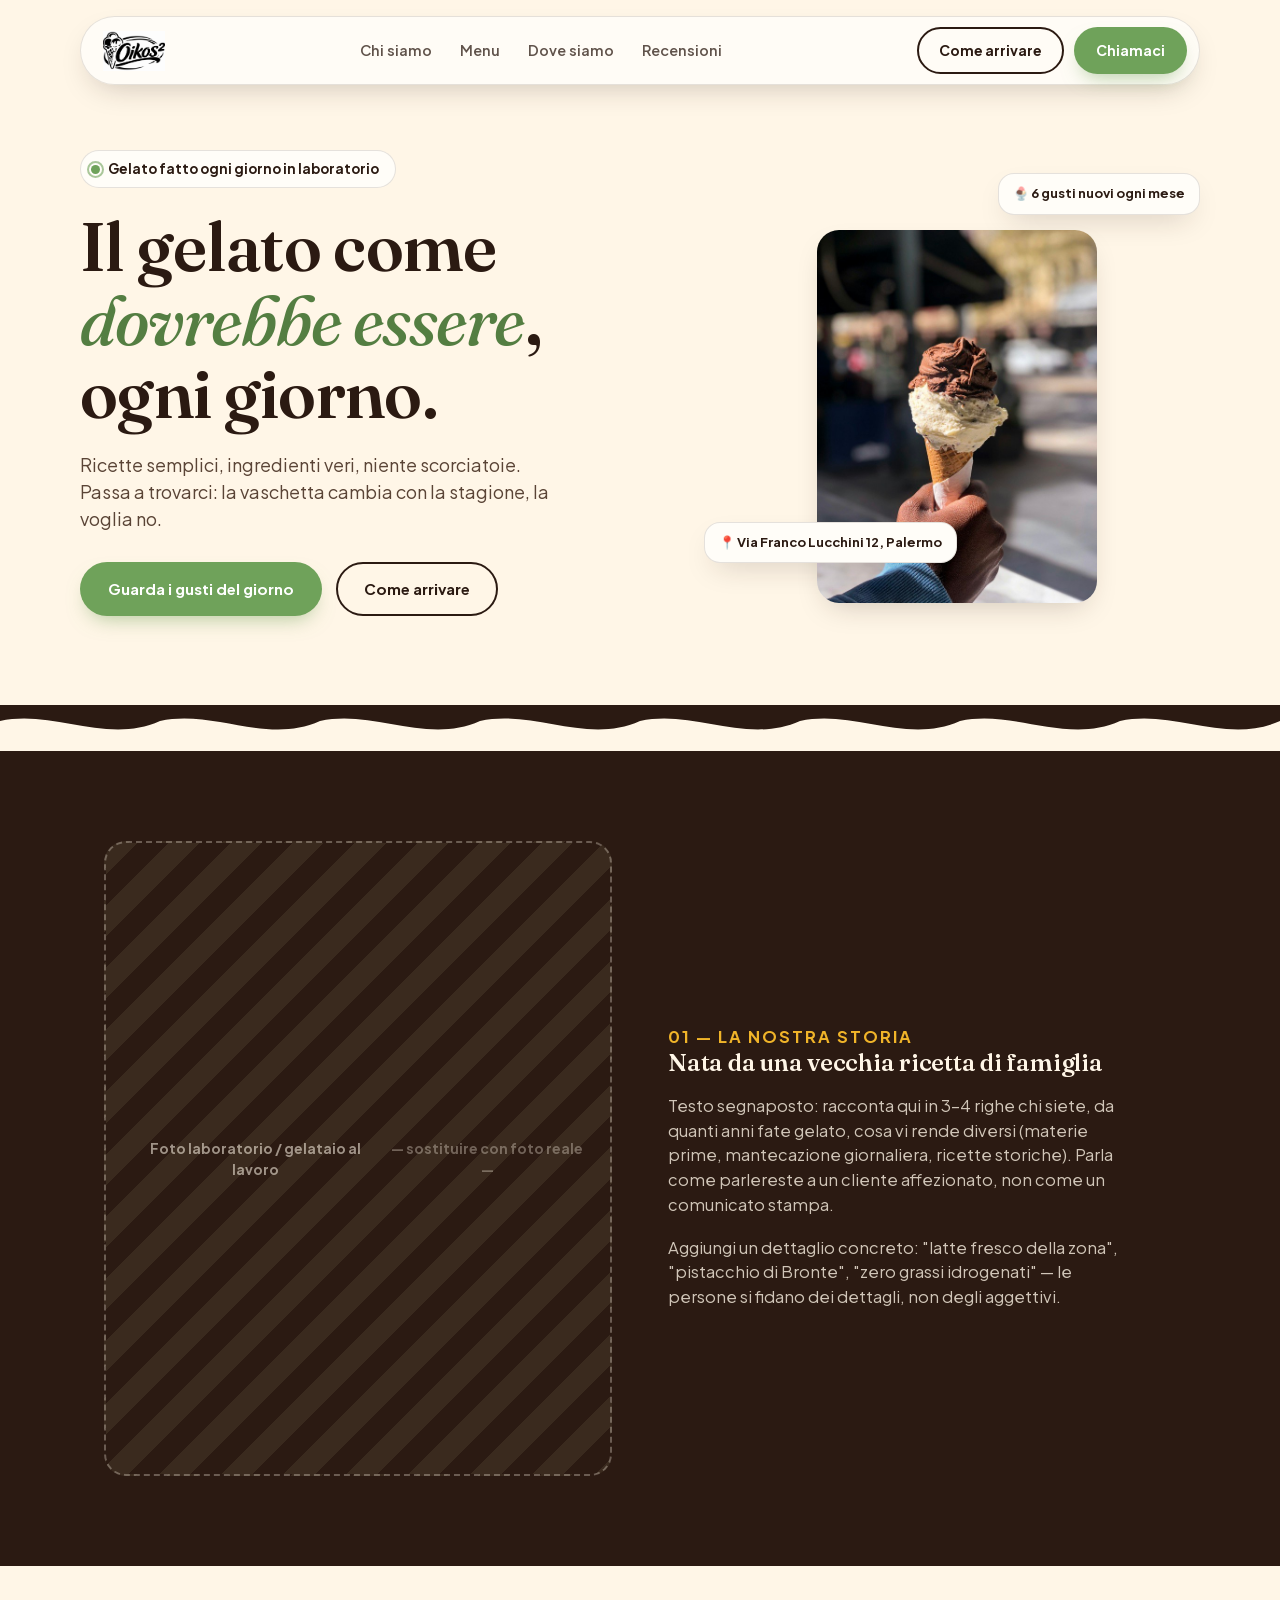
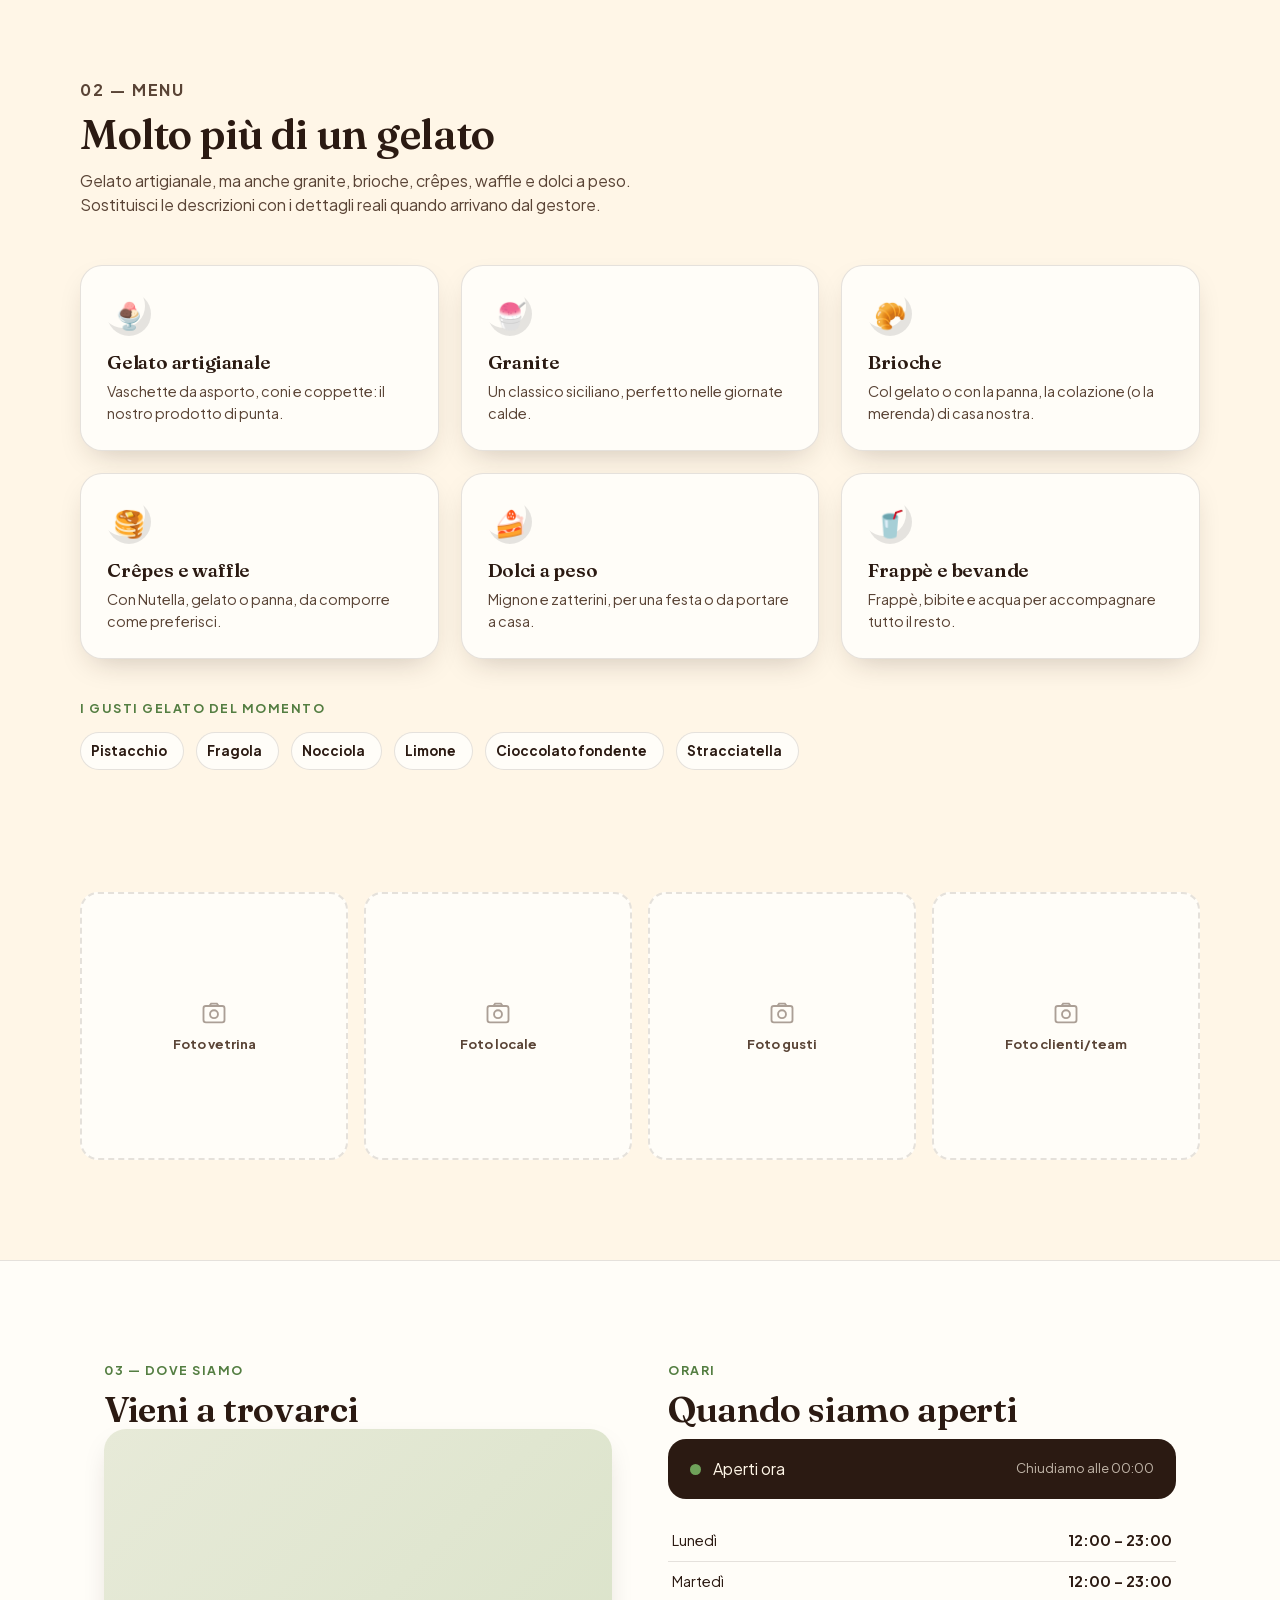
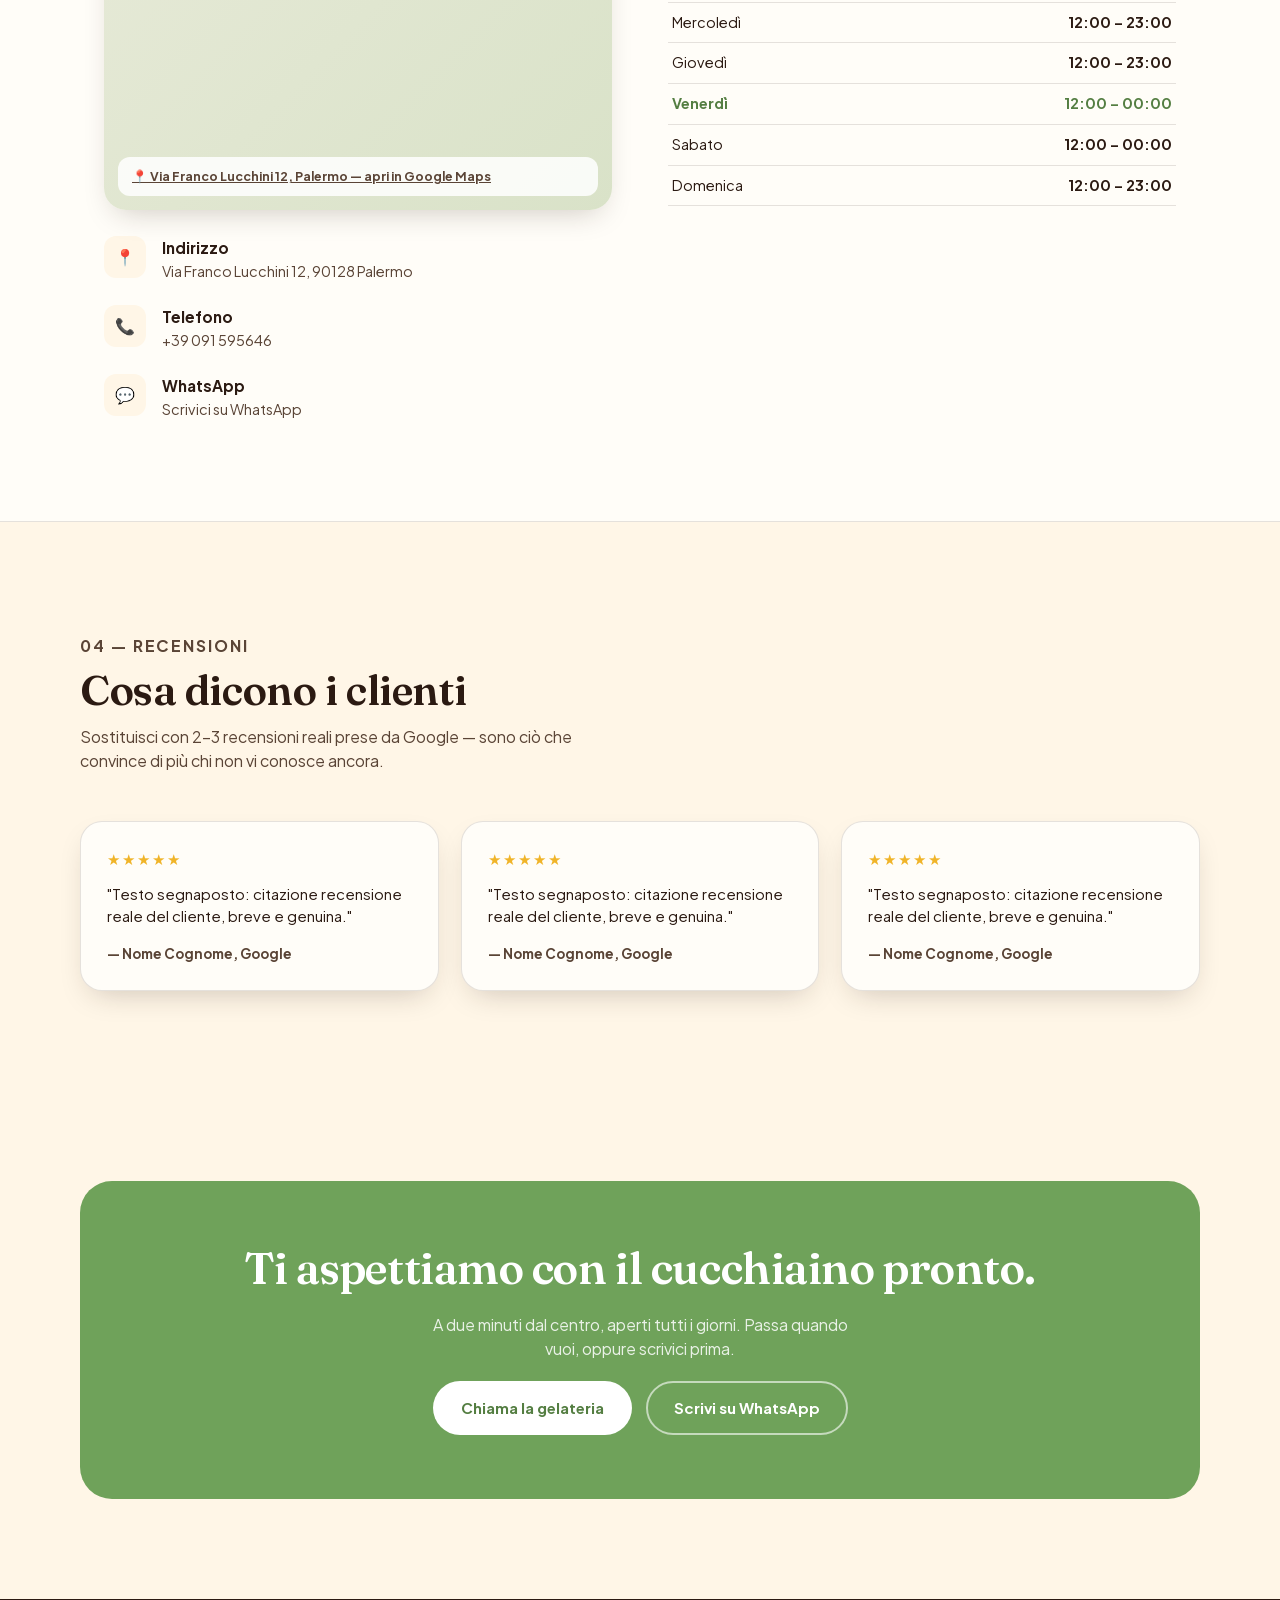
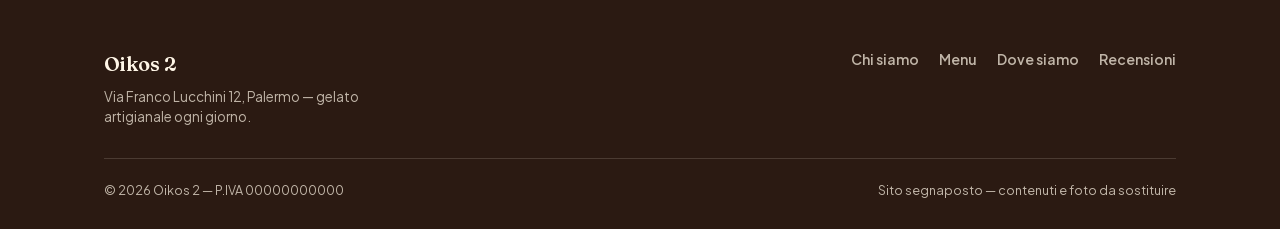
<file: index.html>
<!DOCTYPE html>
<html lang="it">
<head>
<meta charset="UTF-8">
<meta name="viewport" content="width=device-width, initial-scale=1.0">
<title>Oikos 2 — Gelato artigianale a Palermo</title>
<meta name="description" content="Oikos 2: gelato artigianale a Palermo, in via Franco Lucchini 12. Vieni a trovarci, guarda i gusti del giorno e gli orari di apertura.">

<!-- SOSTITUIRE con il dominio reale quando disponibile -->
<link rel="canonical" href="https://esempio.it/">

<!-- Favicon: ritaglio del logo reale (cono+palline). Rifinitura del crop a cura della grafica in Fase 2 -->
<link rel="icon" type="image/png" sizes="32x32" href="assets/img/favicon-32x32.png">
<link rel="icon" type="image/png" sizes="16x16" href="assets/img/favicon-16x16.png">
<link rel="apple-touch-icon" sizes="180x180" href="assets/img/apple-touch-icon.png">

<!-- Open Graph / social sharing -->
<meta property="og:type" content="website">
<meta property="og:site_name" content="Oikos 2">
<meta property="og:locale" content="it_IT">
<meta property="og:title" content="Oikos 2 — Gelato artigianale a Palermo">
<meta property="og:description" content="Gelato artigianale a Palermo, in via Franco Lucchini 12. Guarda i gusti del giorno, gli orari e come raggiungerci.">
<meta property="og:url" content="https://esempio.it/">
<!-- Uso temporaneo il logo reale come immagine social; la grafica può preparare un crop dedicato 1200x630 in Fase 2 -->
<meta property="og:image" content="https://esempio.it/assets/img/logo.png">

<meta name="twitter:card" content="summary_large_image">
<meta name="twitter:title" content="Oikos 2 — Gelato artigianale a Palermo">
<meta name="twitter:description" content="Gelato artigianale a Palermo, in via Franco Lucchini 12. Guarda i gusti del giorno, gli orari e come raggiungerci.">
<meta name="twitter:image" content="https://esempio.it/assets/img/logo.png">

<!-- SEO locale: dati strutturati LocalBusiness — nome/indirizzo/telefono/geo/menu reali (fonti: Google/RestaurantGuru/JustEat, incrociate). "url"/"image" puntano ancora al dominio placeholder. Orari ancora segnaposto (fonti in conflitto): SOSTITUIRE quando confermati dal gestore. "sameAs" ha solo JustEat: aggiungere Facebook/Glovo quando si conferma quale pagina Facebook è quella attiva -->
<script type="application/ld+json">
{
  "@context": "https://schema.org",
  "@type": "IceCreamShop",
  "name": "Oikos 2",
  "url": "https://esempio.it/",
  "image": "https://esempio.it/assets/img/logo.png",
  "telephone": "+39 091 595646",
  "priceRange": "€€",
  "servesCuisine": "Gelato artigianale, granite, brioche, crêpes, waffle, dolci a peso, frappè",
  "address": {
    "@type": "PostalAddress",
    "streetAddress": "Via Franco Lucchini 12",
    "addressLocality": "Palermo",
    "postalCode": "90128",
    "addressCountry": "IT"
  },
  "geo": {
    "@type": "GeoCoordinates",
    "latitude": 38.1003226,
    "longitude": 13.3514117
  },
  "hasMap": "https://www.google.com/maps/search/?api=1&query=Gelateria+Oikos+2+Via+Franco+Lucchini+12+Palermo",
  "sameAs": [
    "https://www.justeat.it/restaurants-gelateriaoikospo/menu"
  ],
  "openingHoursSpecification": [
    { "@type": "OpeningHoursSpecification", "dayOfWeek": ["Monday","Tuesday","Wednesday","Thursday","Sunday"], "opens": "12:00", "closes": "23:00" },
    { "@type": "OpeningHoursSpecification", "dayOfWeek": ["Friday","Saturday"], "opens": "12:00", "closes": "00:00" }
  ]
}
</script>

<link rel="stylesheet" href="assets/css/fonts.css">
<link rel="stylesheet" href="assets/css/style.css">
</head>
<body>

<nav class="nav">
  <div class="nav-inner">
    <a href="#top" class="logo"><img src="assets/img/logo-nav.png" alt="Oikos 2" class="logo-img"></a>
    <div class="nav-links">
      <a href="#chi-siamo">Chi siamo</a>
      <a href="#menu">Menu</a>
      <a href="#dove">Dove siamo</a>
      <a href="#recensioni">Recensioni</a>
    </div>
    <div class="nav-cta">
      <a href="#dove" class="btn btn-ghost">Come arrivare</a>
      <a href="tel:+39091595646" class="btn btn-primary">Chiamaci</a>
      <button class="burger" id="burgerBtn" aria-label="Apri menu" aria-expanded="false" aria-controls="mobileMenu">
        <span></span><span></span><span></span>
      </button>
    </div>
  </div>
</nav>

<div class="mobile-menu" id="mobileMenu">
  <a href="#chi-siamo">Chi siamo</a>
  <a href="#menu">Menu</a>
  <a href="#dove">Dove siamo</a>
  <a href="#recensioni">Recensioni</a>
  <a href="tel:+39091595646" class="btn btn-primary" style="justify-content:center;">Chiamaci ora</a>
</div>

<main id="top">

  <!-- HERO -->
  <section class="hero wrap">
    <div class="reveal in">
      <div class="hero-badge">
        <span class="pulse-dot"></span> Gelato fatto ogni giorno in laboratorio
      </div>
      <h1>Il gelato come <em>dovrebbe essere</em>, ogni giorno.</h1>
      <p class="lead">Ricette semplici, ingredienti veri, niente scorciatoie. Passa a trovarci: la vaschetta cambia con la stagione, la voglia no.</p>
      <div class="hero-actions">
        <a href="#menu" class="btn btn-primary">Guarda i gusti del giorno</a>
        <a href="#dove" class="btn btn-ghost">Come arrivare</a>
      </div>
    </div>
    <div class="hero-art">
      <div class="float-badge float-1">🍨 6 gusti nuovi ogni mese</div>
      <div class="float-badge float-2">📍 Via Franco Lucchini 12, Palermo</div>
      <!-- Foto segnaposto da Unsplash (licenza libera, uso commerciale consentito, nessuna attribuzione richiesta — credit: Kyle Hinkson, unsplash.com/photos/H75RvPCvkik). SOSTITUIRE con una foto reale di Oikos 2 quando disponibile -->
      <img class="hero-photo" src="assets/img/hero-gelato.jpg" width="600" height="800" loading="eager" alt="Cono gelato artigianale con gusto al cioccolato e alla nocciola">
    </div>
  </section>

  <svg class="drip" viewBox="0 0 1200 46" preserveAspectRatio="none">
    <path d="M0,0 H1200 V16 C1150,40 1100,4 1050,16 C1000,40 950,4 900,16 C850,40 800,4 750,16 C700,40 650,4 600,16 C550,40 500,4 450,16 C400,40 350,4 300,16 C250,40 200,4 150,16 C100,40 50,4 0,16 Z" fill="#2B1A12"/>
  </svg>

  <!-- CHI SIAMO -->
  <section class="storia" id="chi-siamo">
    <div class="wrap storia-grid">
      <div class="reveal">
        <div class="storia-photo">Foto laboratorio / gelataio al lavoro<br><span style="opacity:.6">— sostituire con foto reale —</span></div>
      </div>
      <div class="reveal">
        <p class="eyebrow">01 — La nostra storia</p>
        <h2>Nata da una vecchia ricetta di famiglia</h2>
        <p>Testo segnaposto: racconta qui in 3-4 righe chi siete, da quanti anni fate gelato, cosa vi rende diversi (materie prime, mantecazione giornaliera, ricette storiche). Parla come parlereste a un cliente affezionato, non come un comunicato stampa.</p>
        <p>Aggiungi un dettaglio concreto: "latte fresco della zona", "pistacchio di Bronte", "zero grassi idrogenati" — le persone si fidano dei dettagli, non degli aggettivi.</p>
      </div>
    </div>
  </section>

  <!-- MENU -->
  <section class="gusti wrap" id="menu">
    <div class="section-head reveal">
      <p class="eyebrow">02 — Menu</p>
      <h2>Molto più di un gelato</h2>
      <p>Gelato artigianale, ma anche granite, brioche, crêpes, waffle e dolci a peso. Sostituisci le descrizioni con i dettagli reali quando arrivano dal gestore.</p>
    </div>
    <div class="gusti-grid">
      <div class="flavor-card reveal">
        <div class="flavor-swatch" style="background:none; display:flex; align-items:center; justify-content:center; font-size:26px;">🍨</div>
        <h3>Gelato artigianale</h3>
        <p>Vaschette da asporto, coni e coppette: il nostro prodotto di punta.</p>
      </div>
      <div class="flavor-card reveal">
        <div class="flavor-swatch" style="background:none; display:flex; align-items:center; justify-content:center; font-size:26px;">🍧</div>
        <h3>Granite</h3>
        <p>Un classico siciliano, perfetto nelle giornate calde.</p>
      </div>
      <div class="flavor-card reveal">
        <div class="flavor-swatch" style="background:none; display:flex; align-items:center; justify-content:center; font-size:26px;">🥐</div>
        <h3>Brioche</h3>
        <p>Col gelato o con la panna, la colazione (o la merenda) di casa nostra.</p>
      </div>
      <div class="flavor-card reveal">
        <div class="flavor-swatch" style="background:none; display:flex; align-items:center; justify-content:center; font-size:26px;">🥞</div>
        <h3>Crêpes e waffle</h3>
        <p>Con Nutella, gelato o panna, da comporre come preferisci.</p>
      </div>
      <div class="flavor-card reveal">
        <div class="flavor-swatch" style="background:none; display:flex; align-items:center; justify-content:center; font-size:26px;">🍰</div>
        <h3>Dolci a peso</h3>
        <p>Mignon e zatterini, per una festa o da portare a casa.</p>
      </div>
      <div class="flavor-card reveal">
        <div class="flavor-swatch" style="background:none; display:flex; align-items:center; justify-content:center; font-size:26px;">🥤</div>
        <h3>Frappè e bevande</h3>
        <p>Frappè, bibite e acqua per accompagnare tutto il resto.</p>
      </div>
    </div>

    <div class="reveal" style="margin-top:40px;">
      <p class="eyebrow">I gusti gelato del momento</p>
      <div style="display:flex; flex-wrap:wrap; gap:12px; margin-top:14px;">
        <span class="hero-badge">Pistacchio</span>
        <span class="hero-badge">Fragola</span>
        <span class="hero-badge">Nocciola</span>
        <span class="hero-badge">Limone</span>
        <span class="hero-badge">Cioccolato fondente</span>
        <span class="hero-badge">Stracciatella</span>
      </div>
    </div>
  </section>

  <!-- GALLERIA -->
  <section class="galleria wrap">
    <div class="gal-grid">
      <div class="gal-item reveal">
        <svg width="28" height="28" viewBox="0 0 24 24" fill="none" stroke="currentColor" stroke-width="1.6"><rect x="3" y="6" width="18" height="14" rx="2"/><circle cx="12" cy="13" r="3.4"/><path d="M8 6l1.5-2h5L16 6"/></svg>
        Foto vetrina
      </div>
      <div class="gal-item reveal">
        <svg width="28" height="28" viewBox="0 0 24 24" fill="none" stroke="currentColor" stroke-width="1.6"><rect x="3" y="6" width="18" height="14" rx="2"/><circle cx="12" cy="13" r="3.4"/><path d="M8 6l1.5-2h5L16 6"/></svg>
        Foto locale
      </div>
      <div class="gal-item reveal">
        <svg width="28" height="28" viewBox="0 0 24 24" fill="none" stroke="currentColor" stroke-width="1.6"><rect x="3" y="6" width="18" height="14" rx="2"/><circle cx="12" cy="13" r="3.4"/><path d="M8 6l1.5-2h5L16 6"/></svg>
        Foto gusti
      </div>
      <div class="gal-item reveal">
        <svg width="28" height="28" viewBox="0 0 24 24" fill="none" stroke="currentColor" stroke-width="1.6"><rect x="3" y="6" width="18" height="14" rx="2"/><circle cx="12" cy="13" r="3.4"/><path d="M8 6l1.5-2h5L16 6"/></svg>
        Foto clienti/team
      </div>
    </div>
  </section>

  <!-- DOVE + ORARI -->
  <section class="dove" id="dove">
    <div class="wrap dove-grid">
      <div class="reveal">
        <p class="eyebrow">03 — Dove siamo</p>
        <h2 style="margin-top:10px; font-size:clamp(26px,3.2vw,36px);">Vieni a trovarci</h2>
        <div class="map-box">
          <iframe src="https://www.google.com/maps?q=Gelateria+Oikos+2,+Via+Franco+Lucchini+12,+Palermo&output=embed" style="position:absolute; inset:0; width:100%; height:100%; border:0;" loading="lazy" referrerpolicy="no-referrer-when-downgrade" title="Mappa: Oikos 2, Via Franco Lucchini 12, Palermo"></iframe>
          <div class="map-note"><a href="https://www.google.com/maps/search/?api=1&query=Gelateria+Oikos+2+Via+Franco+Lucchini+12+Palermo" target="_blank" rel="noopener noreferrer" style="text-decoration:underline;">📍 Via Franco Lucchini 12, Palermo — apri in Google Maps</a></div>
        </div>
        <div class="info-list">
          <div class="info-row">
            <div class="info-icon">📍</div>
            <div><h4>Indirizzo</h4><p>Via Franco Lucchini 12, 90128 Palermo</p></div>
          </div>
          <div class="info-row">
            <div class="info-icon">📞</div>
            <div><h4>Telefono</h4><p><a href="tel:+39091595646">+39 091 595646</a></p></div>
          </div>
          <div class="info-row">
            <div class="info-icon">💬</div>
            <div><h4>WhatsApp</h4><p><a href="https://wa.me/390000000000" target="_blank" rel="noopener noreferrer">Scrivici su WhatsApp</a></p></div>
          </div>
        </div>
      </div>

      <div class="reveal">
        <p class="eyebrow">Orari</p>
        <h2 style="margin-top:10px; font-size:clamp(26px,3.2vw,36px);">Quando siamo aperti</h2>
        <div class="status-card" id="statusCard">
          <div class="status-left">
            <span class="status-dot"></span>
            <span id="statusText">Verifica orario in corso…</span>
          </div>
          <span style="font-size:13px; opacity:.7;" id="statusTime"></span>
        </div>
        <table class="orari-table" id="orariTable">
          <tbody>
            <tr data-day="1"><td>Lunedì</td><td>12:00 – 23:00</td></tr>
            <tr data-day="2"><td>Martedì</td><td>12:00 – 23:00</td></tr>
            <tr data-day="3"><td>Mercoledì</td><td>12:00 – 23:00</td></tr>
            <tr data-day="4"><td>Giovedì</td><td>12:00 – 23:00</td></tr>
            <tr data-day="5"><td>Venerdì</td><td>12:00 – 00:00</td></tr>
            <tr data-day="6"><td>Sabato</td><td>12:00 – 00:00</td></tr>
            <tr data-day="0"><td>Domenica</td><td>12:00 – 23:00</td></tr>
          </tbody>
        </table>
      </div>
    </div>
  </section>

  <!-- RECENSIONI -->
  <section class="recensioni wrap" id="recensioni">
    <div class="section-head reveal">
      <p class="eyebrow">04 — Recensioni</p>
      <h2>Cosa dicono i clienti</h2>
      <p>Sostituisci con 2-3 recensioni reali prese da Google — sono ciò che convince di più chi non vi conosce ancora.</p>
    </div>
    <div class="rec-grid">
      <div class="rec-card reveal">
        <div class="stars">★★★★★</div>
        <p class="quote">"Testo segnaposto: citazione recensione reale del cliente, breve e genuina."</p>
        <p class="rec-name">— Nome Cognome, Google</p>
      </div>
      <div class="rec-card reveal">
        <div class="stars">★★★★★</div>
        <p class="quote">"Testo segnaposto: citazione recensione reale del cliente, breve e genuina."</p>
        <p class="rec-name">— Nome Cognome, Google</p>
      </div>
      <div class="rec-card reveal">
        <div class="stars">★★★★★</div>
        <p class="quote">"Testo segnaposto: citazione recensione reale del cliente, breve e genuina."</p>
        <p class="rec-name">— Nome Cognome, Google</p>
      </div>
    </div>
  </section>

  <!-- CTA FINALE -->
  <section class="cta-final wrap">
    <div class="cta-box reveal">
      <h2>Ti aspettiamo con il cucchiaino pronto.</h2>
      <p>A due minuti dal centro, aperti tutti i giorni. Passa quando vuoi, oppure scrivici prima.</p>
      <div class="cta-actions">
        <a href="tel:+39091595646" class="btn btn-primary">Chiama la gelateria</a>
        <a href="https://wa.me/390000000000" target="_blank" rel="noopener noreferrer" class="btn btn-ghost">Scrivi su WhatsApp</a>
      </div>
    </div>
  </section>

</main>

<footer>
  <div class="wrap">
    <div class="foot-grid">
      <div>
        <div class="foot-logo">Oikos 2</div>
        <p style="margin-top:8px; font-size:13.5px; max-width:280px;">Via Franco Lucchini 12, Palermo — gelato artigianale ogni giorno.</p>
      </div>
      <div class="foot-links">
        <a href="#chi-siamo">Chi siamo</a>
        <a href="#menu">Menu</a>
        <a href="#dove">Dove siamo</a>
        <a href="#recensioni">Recensioni</a>
      </div>
    </div>
    <div class="foot-bottom">
      <span>© 2026 Oikos 2 — P.IVA 00000000000</span>
      <span>Sito segnaposto — contenuti e foto da sostituire</span>
    </div>
  </div>
</footer>

<script src="assets/js/main.js"></script>

</body>
</html>
</file>
<file: assets/css/fonts.css>
/* Font self-hosted da Google Fonts (Fraunces, Plus Jakarta Sans): meno richieste esterne, IP dei visitatori non esposto a Google ad ogni caricamento pagina */

@font-face {
  font-family: 'Fraunces';
  font-style: italic;
  font-weight: 500 600;
  font-display: swap;
  src: url("../fonts/Fraunces-italic-latin.woff2") format("woff2");
  unicode-range: U+0000-00FF, U+0131, U+0152-0153, U+02BB-02BC, U+02C6, U+02DA, U+02DC, U+0304, U+0308, U+0329, U+2000-206F, U+20AC, U+2122, U+2191, U+2193, U+2212, U+2215, U+FEFF, U+FFFD;
}

@font-face {
  font-family: 'Fraunces';
  font-style: italic;
  font-weight: 500 600;
  font-display: swap;
  src: url("../fonts/Fraunces-italic-latin-ext.woff2") format("woff2");
  unicode-range: U+0100-02BA, U+02BD-02C5, U+02C7-02CC, U+02CE-02D7, U+02DD-02FF, U+0304, U+0308, U+0329, U+1D00-1DBF, U+1E00-1E9F, U+1EF2-1EFF, U+2020, U+20A0-20AB, U+20AD-20C0, U+2113, U+2C60-2C7F, U+A720-A7FF;
}

@font-face {
  font-family: 'Fraunces';
  font-style: normal;
  font-weight: 400 600;
  font-display: swap;
  src: url("../fonts/Fraunces-normal-latin.woff2") format("woff2");
  unicode-range: U+0000-00FF, U+0131, U+0152-0153, U+02BB-02BC, U+02C6, U+02DA, U+02DC, U+0304, U+0308, U+0329, U+2000-206F, U+20AC, U+2122, U+2191, U+2193, U+2212, U+2215, U+FEFF, U+FFFD;
}

@font-face {
  font-family: 'Fraunces';
  font-style: normal;
  font-weight: 400 600;
  font-display: swap;
  src: url("../fonts/Fraunces-normal-latin-ext.woff2") format("woff2");
  unicode-range: U+0100-02BA, U+02BD-02C5, U+02C7-02CC, U+02CE-02D7, U+02DD-02FF, U+0304, U+0308, U+0329, U+1D00-1DBF, U+1E00-1E9F, U+1EF2-1EFF, U+2020, U+20A0-20AB, U+20AD-20C0, U+2113, U+2C60-2C7F, U+A720-A7FF;
}

@font-face {
  font-family: 'Plus Jakarta Sans';
  font-style: normal;
  font-weight: 400 800;
  font-display: swap;
  src: url("../fonts/PlusJakartaSans-normal-latin.woff2") format("woff2");
  unicode-range: U+0000-00FF, U+0131, U+0152-0153, U+02BB-02BC, U+02C6, U+02DA, U+02DC, U+0304, U+0308, U+0329, U+2000-206F, U+20AC, U+2122, U+2191, U+2193, U+2212, U+2215, U+FEFF, U+FFFD;
}

@font-face {
  font-family: 'Plus Jakarta Sans';
  font-style: normal;
  font-weight: 400 800;
  font-display: swap;
  src: url("../fonts/PlusJakartaSans-normal-latin-ext.woff2") format("woff2");
  unicode-range: U+0100-02BA, U+02BD-02C5, U+02C7-02CC, U+02CE-02D7, U+02DD-02FF, U+0304, U+0308, U+0329, U+1D00-1DBF, U+1E00-1E9F, U+1EF2-1EFF, U+2020, U+20A0-20AB, U+20AD-20C0, U+2113, U+2C60-2C7F, U+A720-A7FF;
}
</file>
<file: assets/css/style.css>
:root{
  --cream:#FFF6E7;
  --panna:#FFFDF8;
  --choco:#2B1A12;
  --choco-soft:#5A4436;
  --pistacchio:#6FA25A;
  --pistacchio-dark:#547E42;
  --lampone:#E14F63;
  --limone:#F0B429;
  --line: rgba(43,26,18,0.12);
  --radius: 22px;
  --shadow: 0 12px 30px -12px rgba(43,26,18,0.25);
}

*{box-sizing:border-box; margin:0; padding:0;}
html{scroll-behavior:smooth;}
@media (prefers-reduced-motion: reduce){
  html{scroll-behavior:auto;}
  *{animation-duration:0.001ms !important; transition-duration:0.001ms !important;}
}

body{
  font-family:'Plus Jakarta Sans', sans-serif;
  background:var(--cream);
  color:var(--choco);
  line-height:1.5;
  overflow-x:hidden;
}

h1,h2,h3{
  font-family:'Fraunces', serif;
  font-weight:600;
  line-height:1.08;
  letter-spacing:-0.01em;
}

em{
  font-style:italic;
  font-weight:500;
  color:var(--pistacchio-dark);
}

a{color:inherit; text-decoration:none;}
img{max-width:100%; display:block;}
section{position:relative;}
.wrap{max-width:1120px; margin:0 auto; padding:0 24px;}
.eyebrow{
  font-size:12.5px;
  font-weight:700;
  letter-spacing:0.12em;
  text-transform:uppercase;
  color:var(--pistacchio-dark);
}

/* ---------- BUTTONS ---------- */
.btn{
  display:inline-flex;
  align-items:center;
  gap:8px;
  padding:14px 26px;
  border-radius:999px;
  font-weight:700;
  font-size:15px;
  border:2px solid transparent;
  cursor:pointer;
  transition:transform .18s ease, box-shadow .18s ease;
}
.btn:hover{transform:translateY(-2px);}
.btn-primary{background:var(--pistacchio); color:#fff; box-shadow:0 10px 20px -8px rgba(111,162,90,0.55);}
.btn-primary:hover{background:var(--pistacchio-dark);}
.btn-ghost{background:transparent; border-color:var(--choco); color:var(--choco);}
.btn-ghost:hover{background:var(--choco); color:var(--cream);}
.btn-light{background:var(--panna); color:var(--choco); border-color:var(--line);}

/* ---------- NAV ---------- */
.nav{
  position:fixed; top:0; left:0; right:0; z-index:100;
  padding:16px 24px;
  display:flex; justify-content:center;
}
.nav-inner{
  width:100%; max-width:1120px;
  display:flex; align-items:center; justify-content:space-between;
  background:rgba(255,253,248,0.85);
  backdrop-filter:blur(10px);
  border:1px solid var(--line);
  border-radius:999px;
  padding:10px 12px 10px 22px;
  box-shadow:var(--shadow);
  transition:padding .2s ease;
}
.logo{
  font-family:'Fraunces', serif;
  font-weight:600;
  font-size:19px;
  display:flex; align-items:center; gap:8px;
}
.logo-img{height:40px; width:auto; display:block;}
.nav-links{display:flex; gap:28px; font-size:14.5px; font-weight:600;}
.nav-links a{opacity:0.75; transition:opacity .15s;}
.nav-links a:hover{opacity:1;}
.nav-cta{display:flex; align-items:center; gap:10px;}
.nav-cta .btn{padding:11px 20px; font-size:14px;}
.burger{display:none; background:none; border:none; cursor:pointer; padding:8px;}
.burger span{display:block; width:22px; height:2px; background:var(--choco); margin:5px 0; border-radius:2px;}

.mobile-menu{
  display:none; position:fixed; top:78px; left:16px; right:16px; z-index:99;
  background:var(--panna); border:1px solid var(--line); border-radius:20px;
  box-shadow:var(--shadow); padding:18px; flex-direction:column; gap:14px;
}
.mobile-menu.open{display:flex;}
.mobile-menu a{font-weight:700; font-size:16px; padding:6px 0;}

/* ---------- HERO ---------- */
.hero{
  padding:150px 0 90px;
  display:grid;
  grid-template-columns:1.1fr 0.9fr;
  gap:40px;
  align-items:center;
}
.hero-badge{
  display:inline-flex; align-items:center; gap:8px;
  background:var(--panna); border:1px solid var(--line);
  padding:8px 16px 8px 10px; border-radius:999px;
  font-size:13.5px; font-weight:700; margin-bottom:22px;
}
.pulse-dot{width:9px; height:9px; border-radius:50%; background:var(--pistacchio); position:relative;}
.pulse-dot::after{
  content:''; position:absolute; inset:-4px; border-radius:50%;
  border:2px solid var(--pistacchio); opacity:0.6;
  animation:pulse 1.8s ease-out infinite;
}
@keyframes pulse{0%{transform:scale(0.6); opacity:0.7;} 100%{transform:scale(1.9); opacity:0;}}

.hero h1{font-size:clamp(38px, 5.6vw, 68px); max-width:620px;}
.hero p.lead{font-size:18px; color:var(--choco-soft); max-width:480px; margin:20px 0 30px;}
.hero-actions{display:flex; gap:14px; flex-wrap:wrap;}

.hero-art{position:relative; height:440px; display:flex; align-items:flex-end; justify-content:center;}
.hero-photo{width:280px; max-width:80vw; height:auto; border-radius:var(--radius); box-shadow:var(--shadow); display:block;}
.float-badge{
  position:absolute; background:var(--panna); border:1px solid var(--line);
  border-radius:16px; padding:10px 14px; box-shadow:var(--shadow);
  font-size:13px; font-weight:700; display:flex; align-items:center; gap:8px;
}
.float-1{top:10px; right:0;}
.float-2{bottom:40px; left:-10px;}

/* ---------- DRIP DIVIDER (signature element) ---------- */
.drip{display:block; width:100%; height:46px; margin-top:-1px;}

/* ---------- SECTION HEADINGS ---------- */
.section-head{max-width:560px; margin-bottom:48px;}
.section-head h2{font-size:clamp(28px, 3.6vw, 42px); margin-top:10px;}
.section-head p{color:var(--choco-soft); font-size:16px; margin-top:12px;}

/* ---------- CHI SIAMO ---------- */
.storia{background:var(--choco); color:var(--cream); padding:90px 0;}
.storia .eyebrow{color:var(--limone);}
.storia-grid{display:grid; grid-template-columns:1fr 1fr; gap:56px; align-items:center;}
.storia h2{color:var(--cream);}
.storia p{color:rgba(255,246,231,0.78); font-size:16.5px; margin-top:18px; max-width:460px;}
.storia-photo{
  aspect-ratio:4/5; border-radius:var(--radius);
  background:repeating-linear-gradient(135deg, #3a2a1e 0 22px, #2B1A12 22px 44px);
  display:flex; align-items:center; justify-content:center;
  border:2px dashed rgba(255,246,231,0.3);
  color:rgba(255,246,231,0.55); font-size:14px; font-weight:700; text-align:center; padding:20px;
}

/* ---------- GUSTI ---------- */
.gusti{padding:100px 0;}
.gusti-grid{display:grid; grid-template-columns:repeat(3, 1fr); gap:22px;}
.flavor-card{
  background:var(--panna); border:1px solid var(--line); border-radius:var(--radius);
  padding:26px; box-shadow:var(--shadow);
  transition:transform .2s ease;
}
.flavor-card:hover{transform:translateY(-6px);}
.flavor-swatch{width:44px; height:44px; border-radius:50%; margin-bottom:16px; box-shadow:inset -6px -8px 0 rgba(0,0,0,0.1);}
.flavor-card h3{font-size:19px; font-weight:600;}
.flavor-card p{font-size:14.5px; color:var(--choco-soft); margin-top:8px;}
.flavor-tag{display:inline-block; margin-top:12px; font-size:11.5px; font-weight:700; letter-spacing:0.05em; text-transform:uppercase; color:var(--pistacchio-dark);}

/* ---------- GALLERIA ---------- */
.galleria{padding:0 0 100px;}
.gal-grid{display:grid; grid-template-columns:repeat(4, 1fr); gap:16px;}
.gal-item{
  aspect-ratio:1/1; border-radius:18px; border:2px dashed var(--line);
  display:flex; flex-direction:column; align-items:center; justify-content:center; gap:8px;
  background:var(--panna); color:var(--choco-soft); font-size:13px; font-weight:700; text-align:center; padding:12px;
}
.gal-item svg{opacity:0.5;}

/* ---------- DOVE / ORARI ---------- */
.dove{background:var(--panna); padding:100px 0; border-top:1px solid var(--line); border-bottom:1px solid var(--line);}
.dove-grid{display:grid; grid-template-columns:1fr 1fr; gap:56px;}
.map-box{
  aspect-ratio:4/3; border-radius:var(--radius); background:
    linear-gradient(135deg, #e7ead8, #d9e2c8);
  position:relative; overflow:hidden; box-shadow:var(--shadow);
  display:flex; align-items:center; justify-content:center;
}
.map-note{position:absolute; bottom:14px; left:14px; right:14px; background:rgba(255,255,255,0.85); border-radius:12px; padding:10px 14px; font-size:12.5px; font-weight:700; color:var(--choco-soft);}
.info-list{display:flex; flex-direction:column; gap:22px; margin-top:26px;}
.info-row{display:flex; gap:16px; align-items:flex-start;}
.info-icon{width:42px; height:42px; border-radius:12px; background:var(--cream); display:flex; align-items:center; justify-content:center; flex-shrink:0;}
.info-row h4{font-size:15.5px; font-weight:700;}
.info-row p{font-size:14.5px; color:var(--choco-soft); margin-top:2px;}

.status-card{
  background:var(--choco); color:var(--cream); border-radius:18px; padding:18px 22px;
  display:flex; align-items:center; justify-content:space-between; margin-top:10px;
}
.status-left{display:flex; align-items:center; gap:12px;}
.status-dot{width:11px; height:11px; border-radius:50%;}
.status-open .status-dot{background:var(--pistacchio);}
.status-closed .status-dot{background:var(--lampone);}

.orari-table{width:100%; border-collapse:collapse; margin-top:22px; font-size:14.5px;}
.orari-table td{padding:9px 4px; border-bottom:1px solid var(--line);}
.orari-table td:last-child{text-align:right; font-weight:700;}
.orari-table tr.today td{color:var(--pistacchio-dark); font-weight:700;}

/* ---------- RECENSIONI ---------- */
.recensioni{padding:100px 0;}
.rec-grid{display:grid; grid-template-columns:repeat(3, 1fr); gap:22px;}
.rec-card{background:var(--panna); border:1px solid var(--line); border-radius:var(--radius); padding:26px; box-shadow:var(--shadow);}
.stars{color:var(--limone); font-size:15px; letter-spacing:2px; margin-bottom:12px;}
.rec-card p.quote{font-size:15px; color:var(--choco); margin-bottom:16px;}
.rec-name{font-size:13.5px; font-weight:700; color:var(--choco-soft);}

/* ---------- CTA FINALE ---------- */
.cta-final{padding:90px 0 100px; text-align:center;}
.cta-box{
  background:var(--pistacchio); border-radius:32px; padding:64px 40px; color:#fff;
  display:flex; flex-direction:column; align-items:center; gap:20px;
}
.cta-box h2{color:#fff; font-size:clamp(28px, 4vw, 44px);}
.cta-box p{color:rgba(255,255,255,0.85); max-width:440px;}
.cta-actions{display:flex; gap:14px; flex-wrap:wrap; justify-content:center;}
.cta-box .btn-primary{background:#fff; color:var(--pistacchio-dark); box-shadow:none;}
.cta-box .btn-primary:hover{background:var(--cream);}
.cta-box .btn-ghost{border-color:rgba(255,255,255,0.6); color:#fff;}
.cta-box .btn-ghost:hover{background:#fff; color:var(--pistacchio-dark);}

/* ---------- FOOTER ---------- */
footer{background:var(--choco); color:rgba(255,246,231,0.7); padding:50px 0 30px;}
.foot-grid{display:flex; justify-content:space-between; align-items:flex-start; flex-wrap:wrap; gap:24px; padding-bottom:30px; border-bottom:1px solid rgba(255,246,231,0.15);}
.foot-logo{font-family:'Fraunces', serif; font-size:20px; color:var(--cream); font-weight:600;}
.foot-links{display:flex; gap:20px; font-size:14px; font-weight:600;}
.foot-links a:hover{color:var(--cream);}
.foot-bottom{display:flex; justify-content:space-between; padding-top:22px; font-size:12.5px; flex-wrap:wrap; gap:10px;}

/* ---------- REVEAL ---------- */
.reveal{opacity:0; transform:translateY(18px); transition:opacity .6s ease, transform .6s ease;}
.reveal.in{opacity:1; transform:translateY(0);}

/* ---------- RESPONSIVE ---------- */
@media (max-width:900px){
  .nav-links, .nav-cta .btn-ghost{display:none;}
  .burger{display:block;}
  .hero{grid-template-columns:1fr; padding-top:130px;}
  .hero-art{height:340px; order:-1;}
  .storia-grid, .dove-grid{grid-template-columns:1fr;}
  .gusti-grid{grid-template-columns:repeat(2,1fr);}
  .gal-grid{grid-template-columns:repeat(2,1fr);}
  .rec-grid{grid-template-columns:1fr;}
}
@media (max-width:520px){
  .gusti-grid{grid-template-columns:1fr;}
}
</file>
